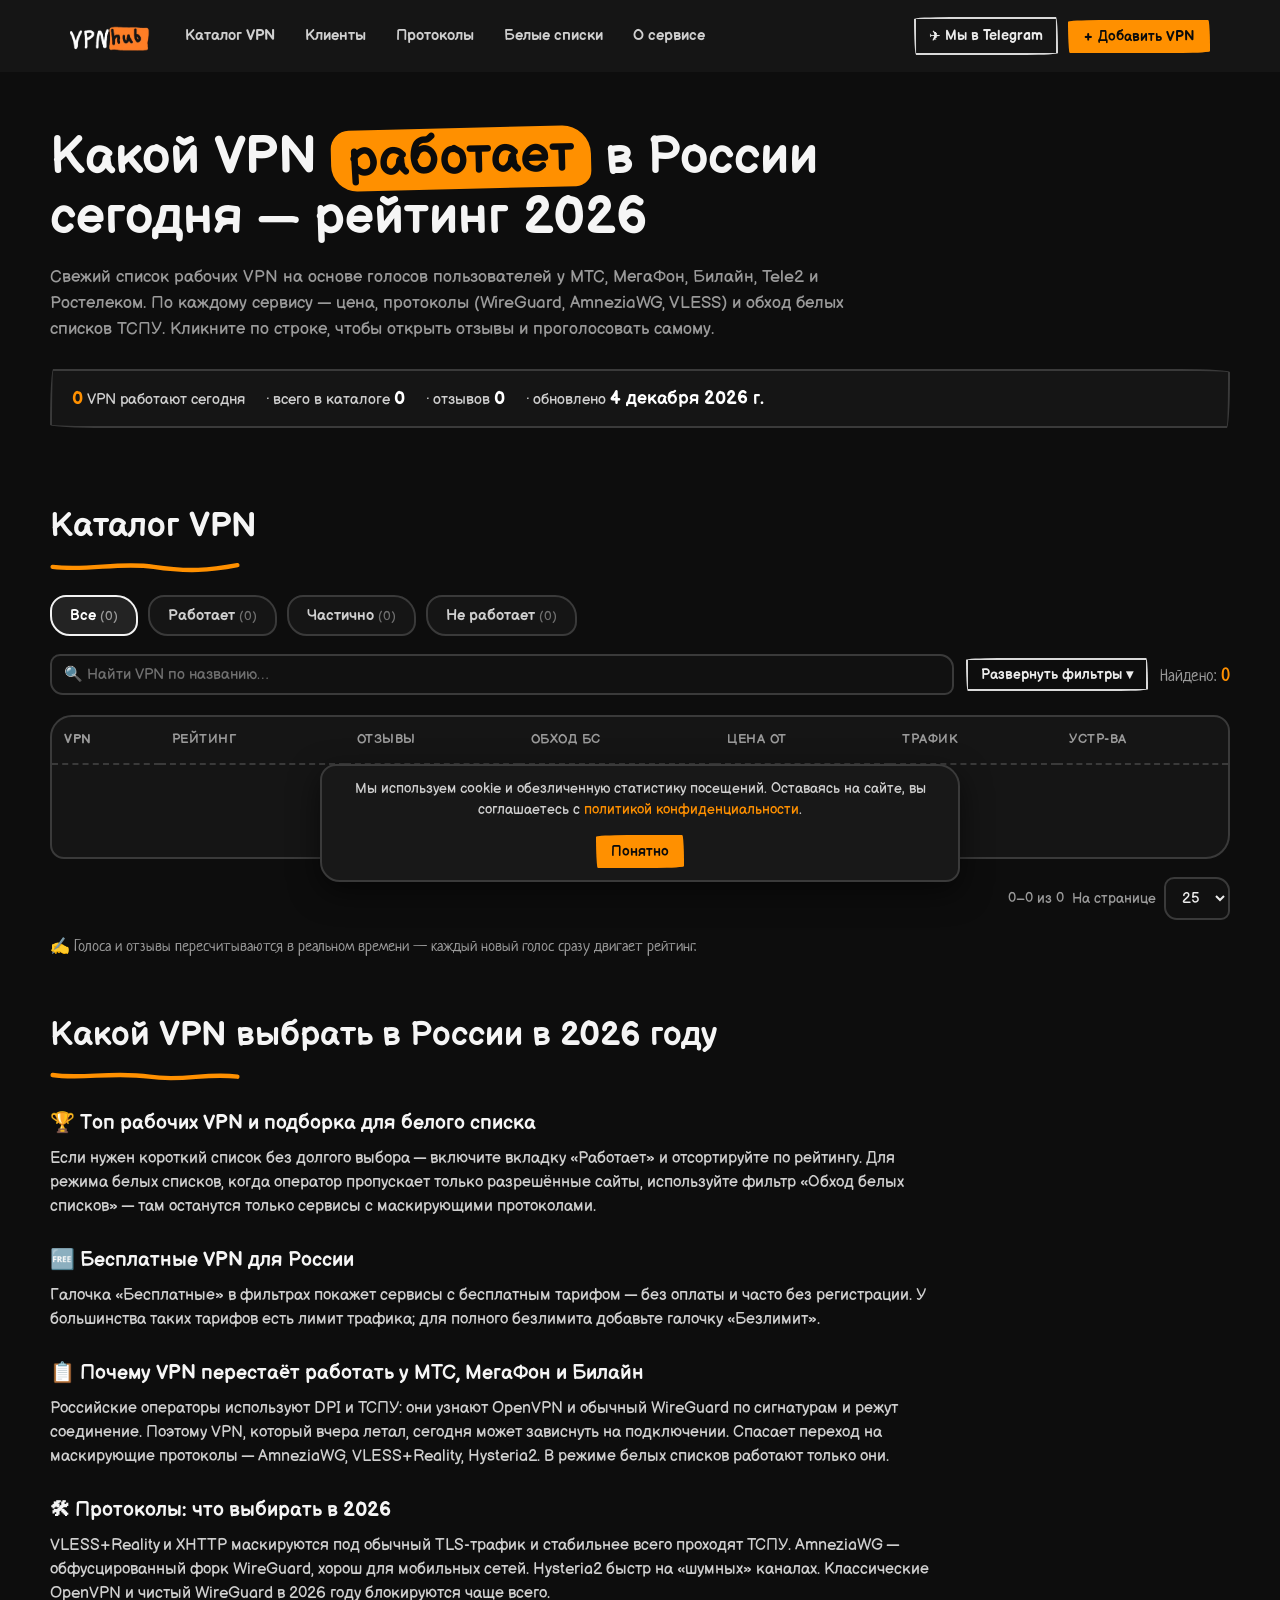
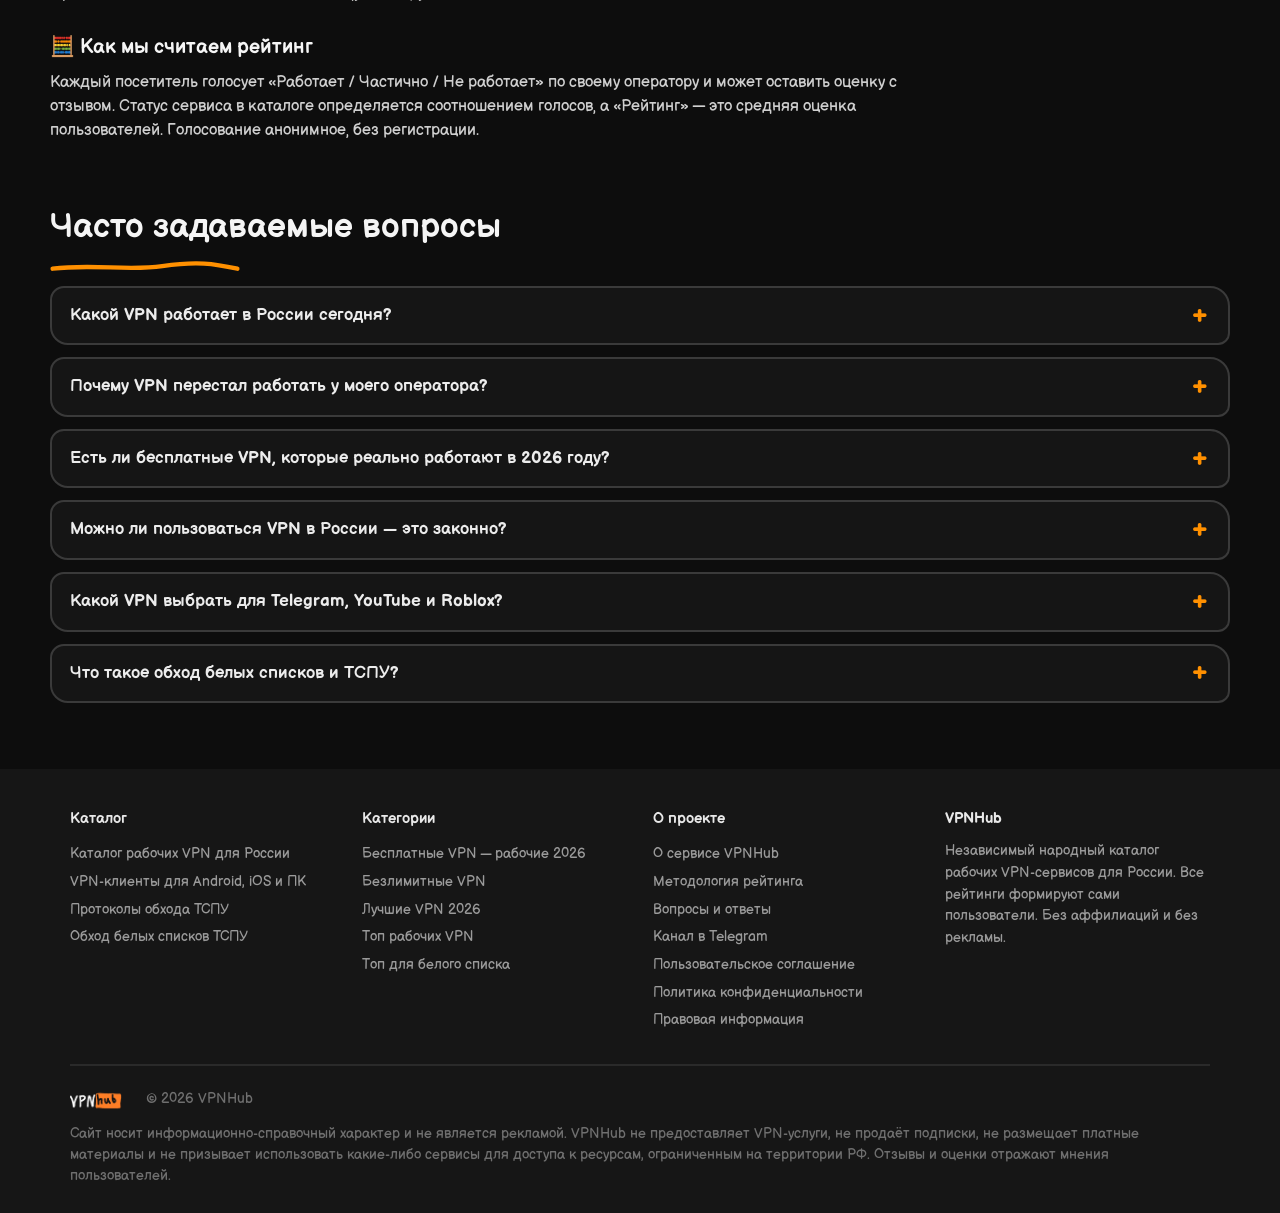
<file: index.html>
<!DOCTYPE html>
<html lang="ru">
<head>
<meta charset="UTF-8">
<meta name="viewport" content="width=device-width, initial-scale=1">
<title>Какой VPN работает в России сегодня — рейтинг 2026 | VPNHub</title>
<meta name="description" content="VPNHub — народный каталог рабочих VPN для России 2026. Голоса пользователей у МТС, МегаФон, Билайн, Tele2. Цены, протоколы, обход белых списков.">
<link rel="canonical" href="https://vpnhub.up.railway.app/">
<meta property="og:type" content="website">
<meta property="og:title" content="Какой VPN работает в России сегодня — рейтинг 2026 | VPNHub">
<meta property="og:description" content="Народный каталог VPN для России: голоса пользователей, цены, протоколы, обход белых списков.">
<meta property="og:url" content="https://vpnhub.up.railway.app/">
<meta property="og:image" content="https://vpnhub.up.railway.app/img/logo.png">
<link rel="icon" type="image/png" href="img/favicon.png">
<link rel="preconnect" href="https://fonts.googleapis.com">
<link rel="preconnect" href="https://fonts.gstatic.com" crossorigin>
<link href="https://fonts.googleapis.com/css2?family=Balsamiq+Sans:ital,wght@0,400;0,700;1,400&family=Neucha&display=swap" rel="stylesheet">
<link rel="stylesheet" href="css/style.css">
</head>
<body>

<header class="top">
  <div class="wrap top-in">
    <a class="logo" href="#" data-page="main" aria-label="VPNHub — на главную"><img src="img/logo.png" alt="VPNHub"></a>
    <nav class="main" aria-label="Основное меню">
      <a href="#catalog">Каталог VPN</a>
      <a href="#" data-stub="Клиенты">Клиенты</a>
      <a href="#protocols">Протоколы</a>
      <a href="#whitelist">Белые списки</a>
      <a href="#" data-page="about">О сервисе</a>
    </nav>
    <div class="top-act">
      <a class="btn small tg" href="https://t.me/VPNhubchenko" target="_blank" rel="noopener">✈ Мы в Telegram</a>
      <button class="btn small prime" id="addBtn">+ Добавить VPN</button>
      <button class="burger" id="burger" aria-label="Меню">☰</button>
    </div>
  </div>
  <nav class="mnav" id="mnav" aria-label="Мобильное меню">
    <a href="#catalog">Каталог VPN</a>
    <a href="#" data-stub="Клиенты">Клиенты</a>
    <a href="#protocols">Протоколы</a>
    <a href="#whitelist">Белые списки</a>
    <a href="#" data-page="about">О сервисе</a>
    <a href="https://t.me/VPNhubchenko" target="_blank" rel="noopener">✈ Мы в Telegram</a>
  </nav>
</header>

<main>
<div id="pageMain">
  <section class="hero wrap">
    <h1>Какой VPN <span class="hub">работает</span> в России сегодня — рейтинг 2026</h1>
    <p class="sub">Свежий список рабочих VPN на основе голосов пользователей у МТС, МегаФон, Билайн, Tele2 и Ростелеком. По каждому сервису — цена, протоколы (WireGuard, AmneziaWG, VLESS) и обход белых списков ТСПУ. Кликните по строке, чтобы открыть отзывы и проголосовать самому.</p>
    <div class="statsbar">
      <span><b id="stWork">0</b> VPN работают сегодня</span>
      <span>· всего в каталоге <b id="stTotal">0</b></span>
      <span>· отзывов <b id="stRev">0</b></span>
      <span>· обновлено <b id="stDate"></b></span>
    </div>
  </section>

  <section class="catalog wrap" id="catalog">
    <h2 class="sec">Каталог VPN</h2>
    <svg class="squig" viewBox="0 0 220 14" aria-hidden="true"><path d="M3 8 C 45 13, 80 2, 120 8 S 185 12, 217 6"/></svg>

    <div class="tabs" role="tablist">
      <button class="tab on" data-st="all">Все <small id="cAll"></small></button>
      <button class="tab" data-st="ok">Работает <small id="cOk"></small></button>
      <button class="tab" data-st="mid">Частично <small id="cMid"></small></button>
      <button class="tab" data-st="no">Не работает <small id="cNo"></small></button>
    </div>

    <div class="toolbar">
      <input type="search" id="q" placeholder="🔍 Найти VPN по названию…" aria-label="Поиск по названию">
      <button class="btn small" id="btnFilters">Развернуть фильтры ▾</button>
      <span class="found">Найдено: <b id="found" style="color:var(--org)">0</b></span>
    </div>

    <div class="filters" id="filters">
      <div class="fgrid">
        <div class="fitem">
          <label for="fPrice">Цена — <span id="fPriceLbl">любая</span></label>
          <input type="range" id="fPrice" min="0" max="850" step="50" value="850">
        </div>
        <div class="fitem">
          <label for="fProto">Протоколы</label>
          <select id="fProto">
            <option value="any">Любые</option>
            <option>VLESS</option><option>Reality</option><option>AmneziaWG</option>
            <option>WireGuard</option><option>OpenVPN</option><option>Hysteria2</option>
            <option>Shadowsocks</option><option>XHTTP</option>
          </select>
        </div>
        <div class="fitem">
          <label for="fWl">Обход белых списков</label>
          <select id="fWl">
            <option value="any">Любой</option>
            <option value="ok">Работает</option>
            <option value="mid">Частично</option>
            <option value="no">Не работает</option>
          </select>
        </div>
        <div class="fitem">
          <label for="fRate">Рейтинг</label>
          <select id="fRate">
            <option value="0">Любой</option>
            <option value="4">4.0+</option>
            <option value="4.5">4.5+</option>
            <option value="4.8">4.8+</option>
          </select>
        </div>
      </div>
      <div class="fchecks">
        <label><input type="checkbox" id="fFree"> Бесплатные</label>
        <label><input type="checkbox" id="fUnl"> Безлимит</label>
        <label><input type="checkbox" id="fTrial"> Пробный период</label>
      </div>
      <button class="btn small ghost freset" id="btnReset">✕ Сбросить фильтры</button>
    </div>

    <div class="twrap">
      <table aria-label="Рейтинг VPN">
        <thead>
          <tr>
            <th data-sort="n">VPN</th>
            <th data-sort="r">Рейтинг</th>
            <th data-sort="rv">Отзывы</th>
            <th>Обход БС</th>
            <th data-sort="pr">Цена от</th>
            <th>Трафик</th>
            <th>Устр-ва</th>
          </tr>
        </thead>
        <tbody id="rows"></tbody>
      </table>
    </div>

    <div class="cards" id="cards"></div>

    <div class="pagerow">
      <div class="pag" id="pag"></div>
      <div class="pp">
        <span id="pgInfo"></span>
        <label for="perPage">На странице</label>
        <select id="perPage" style="width:auto">
          <option>10</option><option selected>25</option><option>50</option>
        </select>
      </div>
    </div>
    <p class="livehint">✍ Голоса и отзывы пересчитываются в реальном времени — каждый новый голос сразу двигает рейтинг.</p>
  </section>

  <section class="seo wrap">
    <h2 class="sec">Какой VPN выбрать в России в 2026 году</h2>
    <svg class="squig" viewBox="0 0 220 14" aria-hidden="true"><path d="M3 7 C 35 12, 75 3, 115 9 S 180 4, 217 9"/></svg>

    <div class="blk">
      <h3>🏆 Топ рабочих VPN и подборка для белого списка</h3>
      <p>Если нужен короткий список без долгого выбора — включите вкладку «Работает» и отсортируйте по рейтингу. Для режима белых списков, когда оператор пропускает только разрешённые сайты, используйте фильтр «Обход белых списков» — там останутся только сервисы с маскирующими протоколами.</p>
    </div>
    <div class="blk">
      <h3>🆓 Бесплатные VPN для России</h3>
      <p>Галочка «Бесплатные» в фильтрах покажет сервисы с бесплатным тарифом — без оплаты и часто без регистрации. У большинства таких тарифов есть лимит трафика; для полного безлимита добавьте галочку «Безлимит».</p>
    </div>
    <div class="blk" id="whitelist">
      <h3>📋 Почему VPN перестаёт работать у МТС, МегаФон и Билайн</h3>
      <p>Российские операторы используют DPI и ТСПУ: они узнают OpenVPN и обычный WireGuard по сигнатурам и режут соединение. Поэтому VPN, который вчера летал, сегодня может зависнуть на подключении. Спасает переход на маскирующие протоколы — AmneziaWG, VLESS+Reality, Hysteria2. В режиме белых списков работают только они.</p>
    </div>
    <div class="blk" id="protocols">
      <h3>🛠 Протоколы: что выбирать в 2026</h3>
      <p>VLESS+Reality и XHTTP маскируются под обычный TLS-трафик и стабильнее всего проходят ТСПУ. AmneziaWG — обфусцированный форк WireGuard, хорош для мобильных сетей. Hysteria2 быстр на «шумных» каналах. Классические OpenVPN и чистый WireGuard в 2026 году блокируются чаще всего.</p>
    </div>
    <div class="blk">
      <h3>🧮 Как мы считаем рейтинг</h3>
      <p>Каждый посетитель голосует «Работает / Частично / Не работает» по своему оператору и может оставить оценку с отзывом. Статус сервиса в каталоге определяется соотношением голосов, а «Рейтинг» — это средняя оценка пользователей. Голосование анонимное, без регистрации.</p>
    </div>
  </section>

  <section class="faq wrap" id="faq">
    <h2 class="sec">Часто задаваемые вопросы</h2>
    <svg class="squig" viewBox="0 0 220 14" aria-hidden="true"><path d="M3 9 C 50 3, 90 12, 130 6 S 190 3, 217 9"/></svg>

    <details><summary>Какой VPN работает в России сегодня?</summary><div class="ans">Список обновляется в реальном времени по голосам пользователей у МТС, МегаФон, Билайн, Tele2 и Ростелеком. Стабильнее всего сейчас проходят протоколы AmneziaWG, VLESS+Reality и Hysteria2 — они маскируются под обычный TLS-трафик и не режутся ТСПУ.</div></details>
    <details><summary>Почему VPN перестал работать у моего оператора?</summary><div class="ans">Операторы блокируют OpenVPN и обычный WireGuard по сигнатурам через DPI и ТСПУ. Помогает смена протокола на маскирующий — AmneziaWG или VLESS+Reality. Если VPN работал и перестал — сначала попробуйте другой протокол в том же сервисе.</div></details>
    <details><summary>Есть ли бесплатные VPN, которые реально работают в 2026 году?</summary><div class="ans">Да. Включите фильтр «Бесплатные» — увидите сервисы с бесплатным тарифом и статусом «Работает». У многих есть лимит трафика; для безлимита добавьте фильтр «Безлимит».</div></details>
    <details><summary>Можно ли пользоваться VPN в России — это законно?</summary><div class="ans">Сам факт использования VPN частными лицами не запрещён — наказания за подключение к VPN нет. При этом с 1 сентября 2025 года запрещена реклама VPN и других средств обхода блокировок, а за умышленный поиск заведомо экстремистских материалов (в том числе через VPN) предусмотрен штраф 3–5 тыс. ₽. У VPN остаётся много легальных задач: шифрование трафика, защита данных в публичных Wi-Fi, удалённый доступ к рабочим ресурсам. Подробнее — на странице <a href="legal.html">«Правовая информация»</a>.</div></details>
    <details><summary>Какой VPN выбрать для Telegram, YouTube и Roblox?</summary><div class="ans">Для Telegram важен низкий пинг — подойдёт VLESS+Reality или AmneziaWG. Для YouTube — высокий битрейт и близкие серверы (Финляндия, Латвия, Армения). Для Roblox — стабильный UDP, лучше WireGuard-варианты. И всегда выбирайте сервис со статусом «Работает» у вашего оператора.</div></details>
    <details><summary>Что такое обход белых списков и ТСПУ?</summary><div class="ans">Белые списки — режим, при котором оператор пропускает только разрешённые ресурсы через ТСПУ. Обычные VPN в нём молчат. Обход возможен на маскирующих протоколах: AmneziaWG, VLESS+Reality, XHTTP, Hysteria2. В каталоге для этого есть отдельный фильтр «Обход БС».</div></details>
  </section>
</div>

<div id="pageAbout" hidden>
  <section class="about wrap">
    <div class="aback"><button class="btn small ghost" data-page="main">← Вернуться в каталог</button></div>
    <h2 class="sec">Независимый народный каталог</h2>
    <svg class="squig" viewBox="0 0 220 14" aria-hidden="true"><path d="M3 9 C 40 2, 70 13, 110 7 S 180 2, 217 8"/></svg>
    <p class="mut" style="margin-top:14px;max-width:840px">Мы не берём деньги с VPN-сервисов и не крутим рекламу. В рейтинге нет «купленных» первых мест: позиция зависит только от того, как VPN работает у живых людей — и пересчитывается в момент, когда кто-то голосует.</p>
    <div class="feat3">
      <div class="feat"><div class="ic">🆓</div><h3>Бесплатно и без рекламы</h3><p>Каталог, голосование и отзывы — без регистрации и без единого баннера.</p></div>
      <div class="feat"><div class="ic">🗳️</div><h3>Голос каждого пользователя</h3><p>Любой может сообщить, как VPN работает у его оператора. Анонимно — ни регистрации, ни имени.</p></div>
      <div class="feat"><div class="ic">➕</div><h3>Открыт для новых VPN</h3><p>Не нашли свой сервис? Жмите «Добавить VPN» в шапке — после короткой проверки он появится в каталоге.</p></div>
    </div>
    <p class="mut" style="margin-top:26px;max-width:840px">VPNHub делают такие же пользователи, как вы. Знаете сервис, которого нет в каталоге, — жмите «Добавить VPN» в шапке.</p>
  </section>
</div>
</main>

<footer>
  <div class="wrap">
    <div class="fcols">
      <div>
        <h4>Каталог</h4>
        <a href="#catalog">Каталог рабочих VPN для России</a>
        <a href="#" data-stub="VPN-клиенты">VPN-клиенты для Android, iOS и ПК</a>
        <a href="#protocols">Протоколы обхода ТСПУ</a>
        <a href="#whitelist">Обход белых списков ТСПУ</a>
      </div>
      <div>
        <h4>Категории</h4>
        <a href="#catalog">Бесплатные VPN — рабочие 2026</a>
        <a href="#catalog">Безлимитные VPN</a>
        <a href="#catalog">Лучшие VPN 2026</a>
        <a href="#catalog">Топ рабочих VPN</a>
        <a href="#whitelist">Топ для белого списка</a>
      </div>
      <div>
        <h4>О проекте</h4>
        <a href="#" data-page="about">О сервисе VPNHub</a>
        <a href="#" data-stub="Методология">Методология рейтинга</a>
        <a href="#faq">Вопросы и ответы</a>
        <a href="https://t.me/VPNhubchenko" target="_blank" rel="noopener">Канал в Telegram</a>
        <a href="terms.html">Пользовательское соглашение</a>
        <a href="privacy.html">Политика конфиденциальности</a>
        <a href="legal.html">Правовая информация</a>
      </div>
      <div>
        <h4>VPNHub</h4>
        <p class="mut" style="font-size:14px">Независимый народный каталог рабочих VPN-сервисов для России. Все рейтинги формируют сами пользователи. Без аффилиаций и без рекламы.</p>
      </div>
    </div>
    <div class="fbot">
      <img src="img/logo.png" alt="VPNHub">
      <span>© 2026 VPNHub</span>
      <span>Сайт носит информационно-справочный характер и не является рекламой. VPNHub не предоставляет VPN-услуги, не продаёт подписки, не размещает платные материалы и не призывает использовать какие-либо сервисы для доступа к ресурсам, ограниченным на территории РФ. Отзывы и оценки отражают мнения пользователей.</span>
    </div>
  </div>
</footer>

<!-- модалка сервиса -->
<div class="ovl" id="ovl" role="dialog" aria-modal="true">
  <div class="modal" id="mBox"></div>
</div>

<!-- модалка добавления -->
<div class="ovl" id="addOvl" role="dialog" aria-modal="true">
  <div class="modal">
    <button class="mclose" data-close aria-label="Закрыть">✕</button>
    <h3 style="font-size:24px">Добавить <span class="hub">VPN</span> в каталог</h3>
    <p class="mut" style="margin-top:8px;font-size:14.5px">Заполните заявку — после короткой проверки сервис появится в каталоге. Это бесплатно.</p>
    <form class="aform" id="addForm">
      <div><label for="aName">Название сервиса *</label><input id="aName" required placeholder="Например: TrubaVPN"></div>
      <div><label for="aLink">Сайт или Telegram-бот *</label><input id="aLink" required placeholder="https://… или @бот"></div>
      <div><label for="aPrice">Цена от, ₽/мес</label><input id="aPrice" type="number" min="0" placeholder="0 = бесплатный тариф"></div>
      <div><label for="aProt">Протоколы</label><input id="aProt" placeholder="VLESS, Reality, AmneziaWG…"></div>
      <div><label for="aTxt">Комментарий</label><textarea id="aTxt" rows="3" placeholder="Что важно знать модератору"></textarea></div>
      <button class="btn prime" type="submit">🚀 Отправить на модерацию</button>
    </form>
  </div>
</div>

<div id="cookies" class="cookiebar" hidden>
  <span>Мы используем cookie и обезличенную статистику посещений. Оставаясь на сайте, вы соглашаетесь с <a href="privacy.html">политикой конфиденциальности</a>.</span>
  <button class="btn small prime" id="cookieOk" type="button">Понятно</button>
</div>

<div id="toast" hidden></div>
<script src="js/app.js"></script>
</body>
</html>
</file>
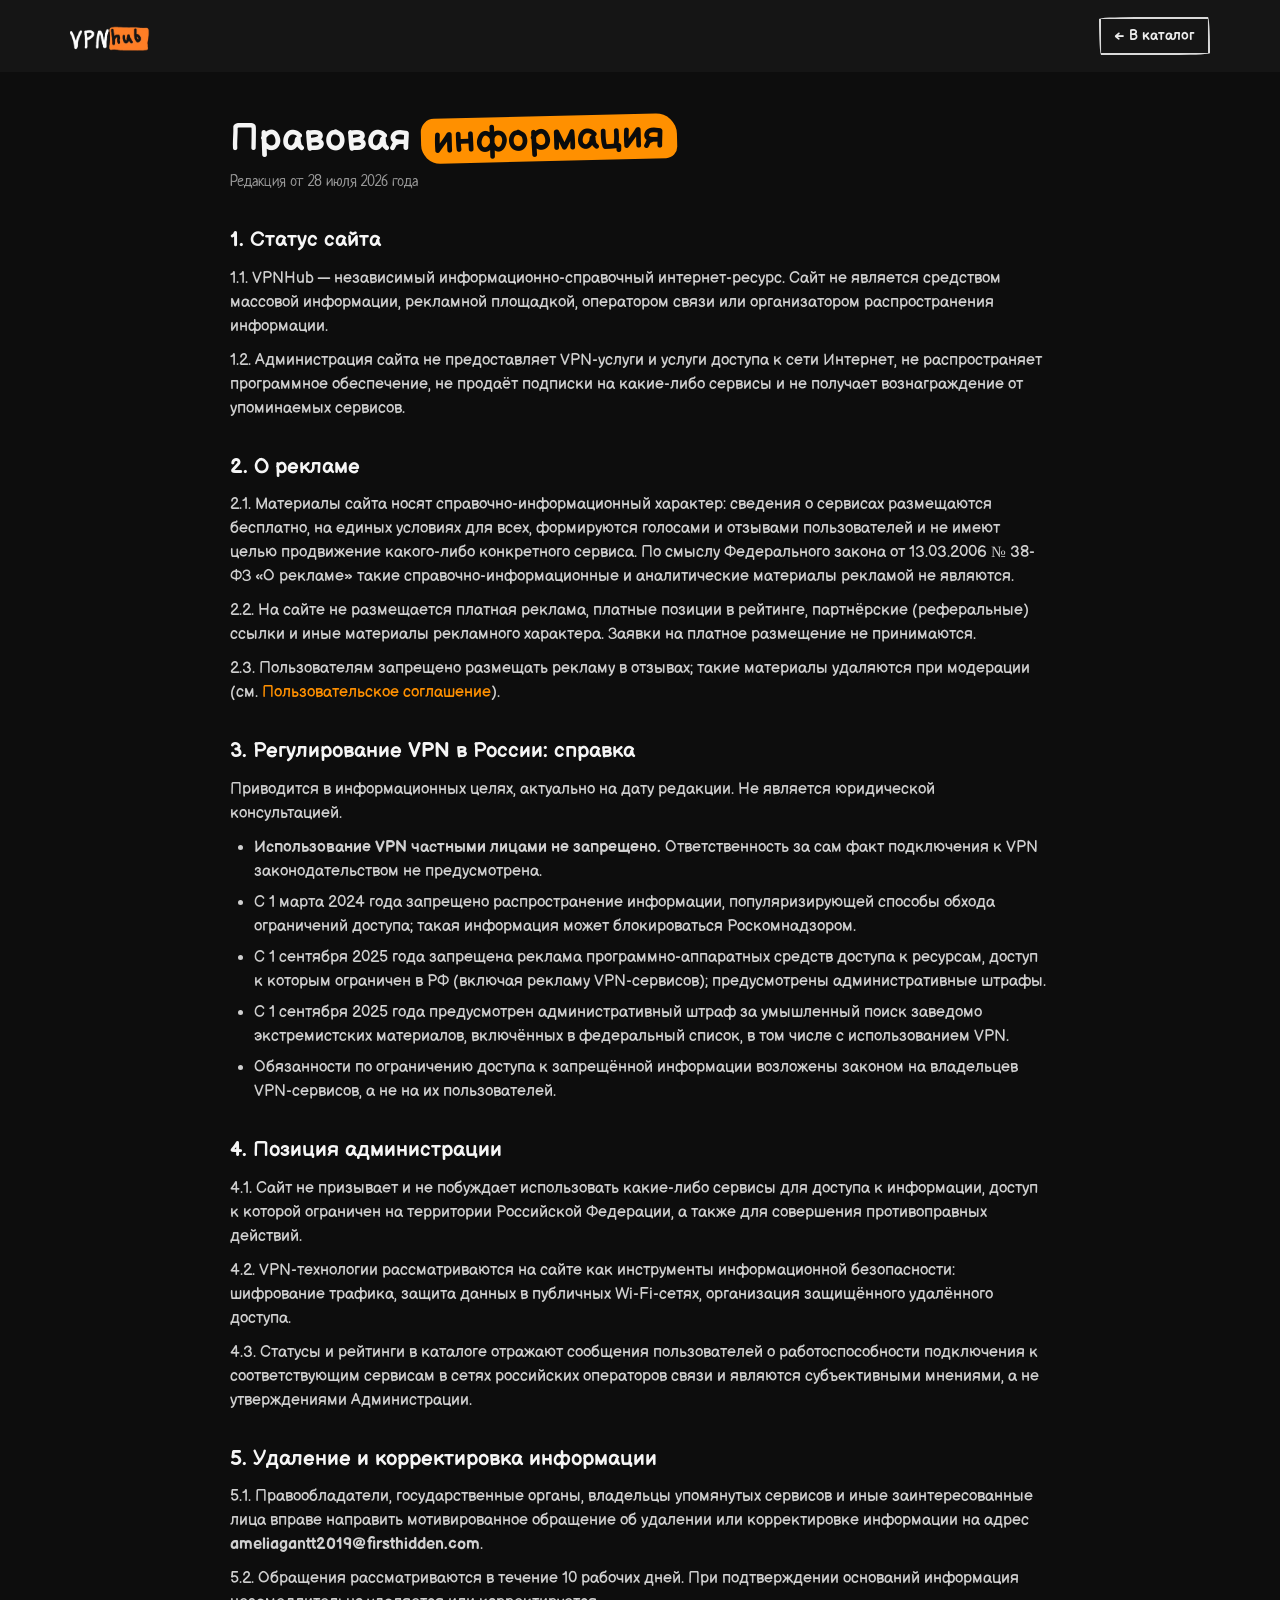
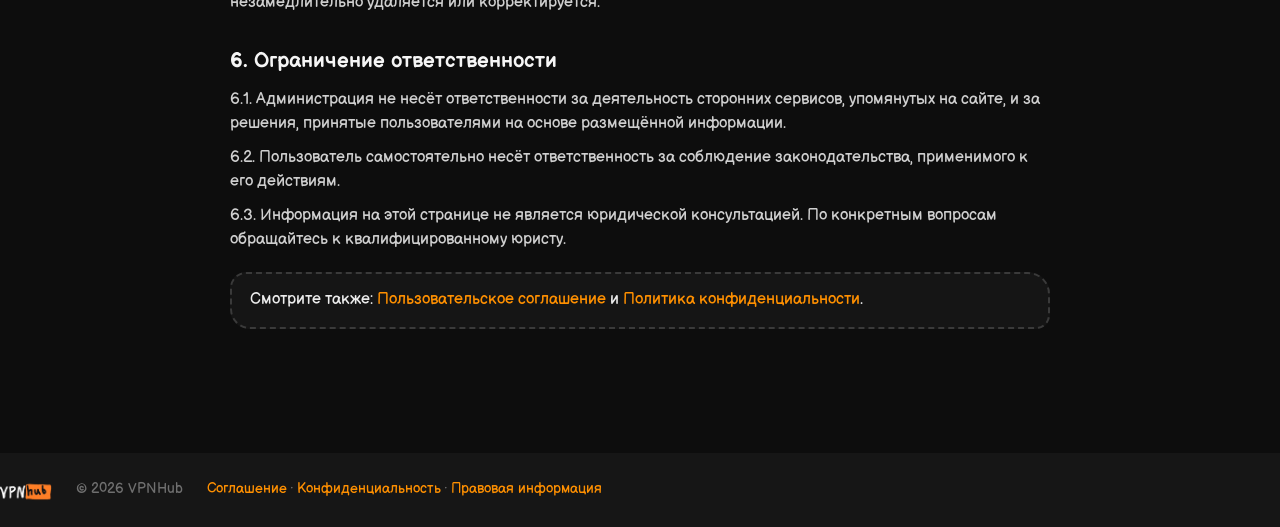
<file: legal.html>
<!DOCTYPE html>
<html lang="ru">
<head>
<meta charset="UTF-8">
<meta name="viewport" content="width=device-width, initial-scale=1">
<title>Правовая информация | VPNHub</title>
<meta name="description" content="Правовой статус сайта VPNHub и справка о регулировании VPN в России.">
<link rel="icon" type="image/png" href="img/favicon.png">
<link rel="preconnect" href="https://fonts.googleapis.com">
<link rel="preconnect" href="https://fonts.gstatic.com" crossorigin>
<link href="https://fonts.googleapis.com/css2?family=Balsamiq+Sans:ital,wght@0,400;0,700;1,400&family=Neucha&display=swap" rel="stylesheet">
<link rel="stylesheet" href="css/style.css">
</head>
<body>

<header class="top">
  <div class="wrap top-in">
    <a class="logo" href="index.html" aria-label="VPNHub — на главную"><img src="img/logo.png" alt="VPNHub"></a>
    <div class="top-act" style="margin-left:auto">
      <a class="btn small" href="index.html">← В каталог</a>
    </div>
  </div>
</header>

<main class="docpage">
  <h1>Правовая <span class="hub">информация</span></h1>
  <p class="upd">Редакция от 28 июля 2026 года</p>

  <h2>1. Статус сайта</h2>
  <p>1.1. VPNHub — независимый информационно-справочный интернет-ресурс. Сайт не является средством массовой информации, рекламной площадкой, оператором связи или организатором распространения информации.</p>
  <p>1.2. Администрация сайта не предоставляет VPN-услуги и услуги доступа к сети Интернет, не распространяет программное обеспечение, не продаёт подписки на какие-либо сервисы и не получает вознаграждение от упоминаемых сервисов.</p>

  <h2>2. О рекламе</h2>
  <p>2.1. Материалы сайта носят справочно-информационный характер: сведения о сервисах размещаются бесплатно, на единых условиях для всех, формируются голосами и отзывами пользователей и не имеют целью продвижение какого-либо конкретного сервиса. По смыслу Федерального закона от 13.03.2006 № 38-ФЗ «О рекламе» такие справочно-информационные и аналитические материалы рекламой не являются.</p>
  <p>2.2. На сайте не размещается платная реклама, платные позиции в рейтинге, партнёрские (реферальные) ссылки и иные материалы рекламного характера. Заявки на платное размещение не принимаются.</p>
  <p>2.3. Пользователям запрещено размещать рекламу в отзывах; такие материалы удаляются при модерации (см. <a href="terms.html">Пользовательское соглашение</a>).</p>

  <h2>3. Регулирование VPN в России: справка</h2>
  <p>Приводится в информационных целях, актуально на дату редакции. Не является юридической консультацией.</p>
  <ul>
    <li><b>Использование VPN частными лицами не запрещено.</b> Ответственность за сам факт подключения к VPN законодательством не предусмотрена.</li>
    <li>С 1 марта 2024 года запрещено распространение информации, популяризирующей способы обхода ограничений доступа; такая информация может блокироваться Роскомнадзором.</li>
    <li>С 1 сентября 2025 года запрещена реклама программно-аппаратных средств доступа к ресурсам, доступ к которым ограничен в РФ (включая рекламу VPN-сервисов); предусмотрены административные штрафы.</li>
    <li>С 1 сентября 2025 года предусмотрен административный штраф за умышленный поиск заведомо экстремистских материалов, включённых в федеральный список, в том числе с использованием VPN.</li>
    <li>Обязанности по ограничению доступа к запрещённой информации возложены законом на владельцев VPN-сервисов, а не на их пользователей.</li>
  </ul>

  <h2>4. Позиция администрации</h2>
  <p>4.1. Сайт не призывает и не побуждает использовать какие-либо сервисы для доступа к информации, доступ к которой ограничен на территории Российской Федерации, а также для совершения противоправных действий.</p>
  <p>4.2. VPN-технологии рассматриваются на сайте как инструменты информационной безопасности: шифрование трафика, защита данных в публичных Wi-Fi-сетях, организация защищённого удалённого доступа.</p>
  <p>4.3. Статусы и рейтинги в каталоге отражают сообщения пользователей о работоспособности подключения к соответствующим сервисам в сетях российских операторов связи и являются субъективными мнениями, а не утверждениями Администрации.</p>

  <h2>5. Удаление и корректировка информации</h2>
  <p>5.1. Правообладатели, государственные органы, владельцы упомянутых сервисов и иные заинтересованные лица вправе направить мотивированное обращение об удалении или корректировке информации на адрес <b>ameliagantt2019@firsthidden.com</b>.</p>
  <p>5.2. Обращения рассматриваются в течение 10 рабочих дней. При подтверждении оснований информация незамедлительно удаляется или корректируется.</p>

  <h2>6. Ограничение ответственности</h2>
  <p>6.1. Администрация не несёт ответственности за деятельность сторонних сервисов, упомянутых на сайте, и за решения, принятые пользователями на основе размещённой информации.</p>
  <p>6.2. Пользователь самостоятельно несёт ответственность за соблюдение законодательства, применимого к его действиям.</p>
  <p>6.3. Информация на этой странице не является юридической консультацией. По конкретным вопросам обращайтесь к квалифицированному юристу.</p>

  <div class="note">Смотрите также: <a href="terms.html">Пользовательское соглашение</a> и <a href="privacy.html">Политика конфиденциальности</a>.</div>
</main>

<footer class="docfoot">
  <div class="wrap fbot">
    <img src="img/logo.png" alt="VPNHub">
    <span>© 2026 VPNHub</span>
    <span><a href="terms.html">Соглашение</a> · <a href="privacy.html">Конфиденциальность</a> · <a href="legal.html">Правовая информация</a></span>
  </div>
</footer>

</body>
</html>
</file>
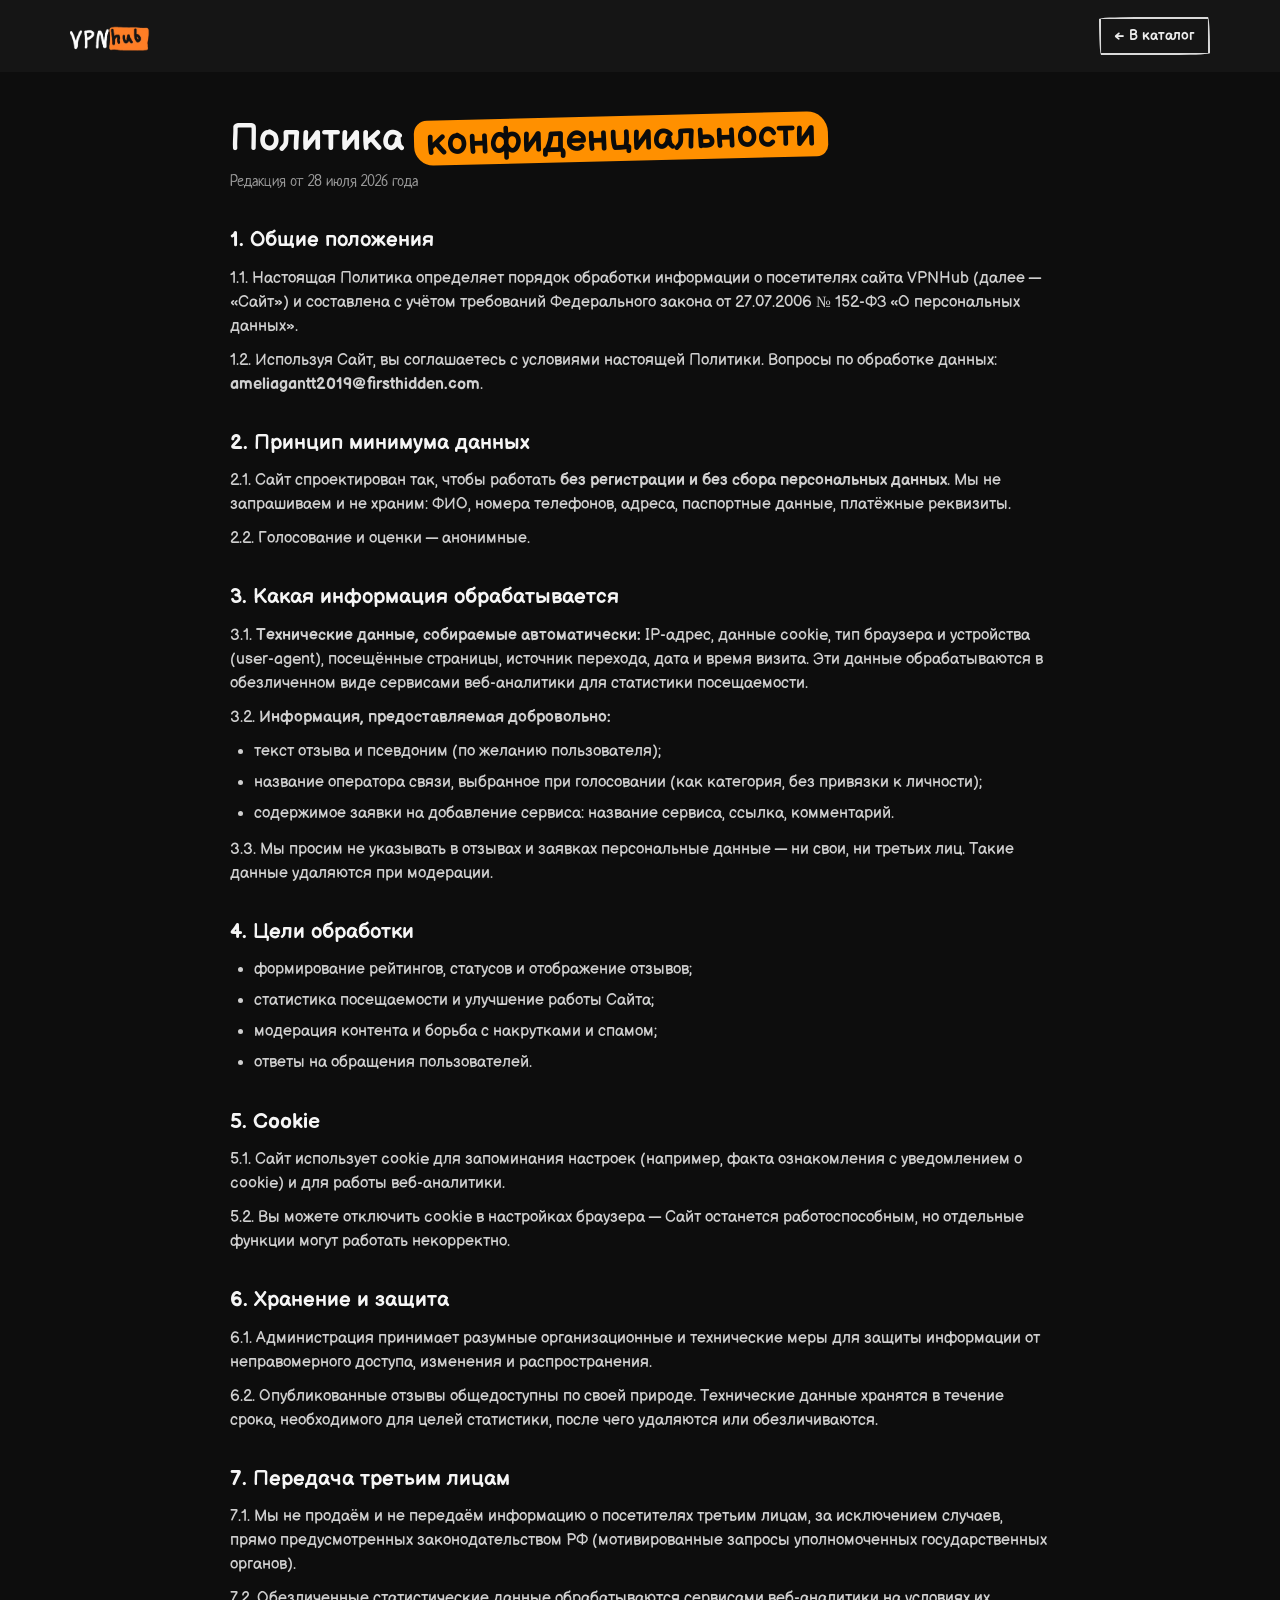
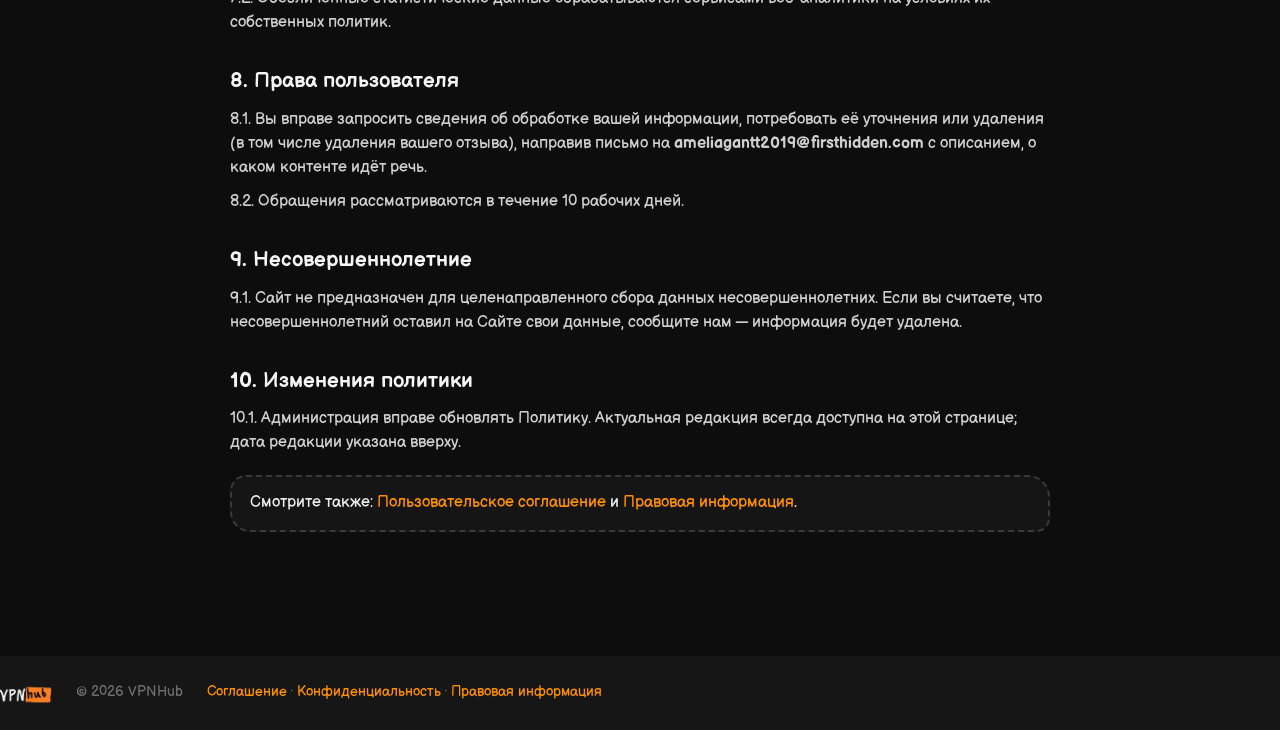
<file: privacy.html>
<!DOCTYPE html>
<html lang="ru">
<head>
<meta charset="UTF-8">
<meta name="viewport" content="width=device-width, initial-scale=1">
<title>Политика конфиденциальности | VPNHub</title>
<meta name="description" content="Политика конфиденциальности сайта VPNHub: какие данные обрабатываются и зачем.">
<link rel="icon" type="image/png" href="img/favicon.png">
<link rel="preconnect" href="https://fonts.googleapis.com">
<link rel="preconnect" href="https://fonts.gstatic.com" crossorigin>
<link href="https://fonts.googleapis.com/css2?family=Balsamiq+Sans:ital,wght@0,400;0,700;1,400&family=Neucha&display=swap" rel="stylesheet">
<link rel="stylesheet" href="css/style.css">
</head>
<body>

<header class="top">
  <div class="wrap top-in">
    <a class="logo" href="index.html" aria-label="VPNHub — на главную"><img src="img/logo.png" alt="VPNHub"></a>
    <div class="top-act" style="margin-left:auto">
      <a class="btn small" href="index.html">← В каталог</a>
    </div>
  </div>
</header>

<main class="docpage">
  <h1>Политика <span class="hub">конфиденциальности</span></h1>
  <p class="upd">Редакция от 28 июля 2026 года</p>

  <h2>1. Общие положения</h2>
  <p>1.1. Настоящая Политика определяет порядок обработки информации о посетителях сайта VPNHub (далее — «Сайт») и составлена с учётом требований Федерального закона от 27.07.2006 № 152-ФЗ «О персональных данных».</p>
  <p>1.2. Используя Сайт, вы соглашаетесь с условиями настоящей Политики. Вопросы по обработке данных: <b>ameliagantt2019@firsthidden.com</b>.</p>

  <h2>2. Принцип минимума данных</h2>
  <p>2.1. Сайт спроектирован так, чтобы работать <b>без регистрации и без сбора персональных данных</b>. Мы не запрашиваем и не храним: ФИО, номера телефонов, адреса, паспортные данные, платёжные реквизиты.</p>
  <p>2.2. Голосование и оценки — анонимные.</p>

  <h2>3. Какая информация обрабатывается</h2>
  <p>3.1. <b>Технические данные, собираемые автоматически:</b> IP-адрес, данные cookie, тип браузера и устройства (user-agent), посещённые страницы, источник перехода, дата и время визита. Эти данные обрабатываются в обезличенном виде сервисами веб-аналитики для статистики посещаемости.</p>
  <p>3.2. <b>Информация, предоставляемая добровольно:</b></p>
  <ul>
    <li>текст отзыва и псевдоним (по желанию пользователя);</li>
    <li>название оператора связи, выбранное при голосовании (как категория, без привязки к личности);</li>
    <li>содержимое заявки на добавление сервиса: название сервиса, ссылка, комментарий.</li>
  </ul>
  <p>3.3. Мы просим не указывать в отзывах и заявках персональные данные — ни свои, ни третьих лиц. Такие данные удаляются при модерации.</p>

  <h2>4. Цели обработки</h2>
  <ul>
    <li>формирование рейтингов, статусов и отображение отзывов;</li>
    <li>статистика посещаемости и улучшение работы Сайта;</li>
    <li>модерация контента и борьба с накрутками и спамом;</li>
    <li>ответы на обращения пользователей.</li>
  </ul>

  <h2>5. Cookie</h2>
  <p>5.1. Сайт использует cookie для запоминания настроек (например, факта ознакомления с уведомлением о cookie) и для работы веб-аналитики.</p>
  <p>5.2. Вы можете отключить cookie в настройках браузера — Сайт останется работоспособным, но отдельные функции могут работать некорректно.</p>

  <h2>6. Хранение и защита</h2>
  <p>6.1. Администрация принимает разумные организационные и технические меры для защиты информации от неправомерного доступа, изменения и распространения.</p>
  <p>6.2. Опубликованные отзывы общедоступны по своей природе. Технические данные хранятся в течение срока, необходимого для целей статистики, после чего удаляются или обезличиваются.</p>

  <h2>7. Передача третьим лицам</h2>
  <p>7.1. Мы не продаём и не передаём информацию о посетителях третьим лицам, за исключением случаев, прямо предусмотренных законодательством РФ (мотивированные запросы уполномоченных государственных органов).</p>
  <p>7.2. Обезличенные статистические данные обрабатываются сервисами веб-аналитики на условиях их собственных политик.</p>

  <h2>8. Права пользователя</h2>
  <p>8.1. Вы вправе запросить сведения об обработке вашей информации, потребовать её уточнения или удаления (в том числе удаления вашего отзыва), направив письмо на <b>ameliagantt2019@firsthidden.com</b> с описанием, о каком контенте идёт речь.</p>
  <p>8.2. Обращения рассматриваются в течение 10 рабочих дней.</p>

  <h2>9. Несовершеннолетние</h2>
  <p>9.1. Сайт не предназначен для целенаправленного сбора данных несовершеннолетних. Если вы считаете, что несовершеннолетний оставил на Сайте свои данные, сообщите нам — информация будет удалена.</p>

  <h2>10. Изменения политики</h2>
  <p>10.1. Администрация вправе обновлять Политику. Актуальная редакция всегда доступна на этой странице; дата редакции указана вверху.</p>

  <div class="note">Смотрите также: <a href="terms.html">Пользовательское соглашение</a> и <a href="legal.html">Правовая информация</a>.</div>
</main>

<footer class="docfoot">
  <div class="wrap fbot">
    <img src="img/logo.png" alt="VPNHub">
    <span>© 2026 VPNHub</span>
    <span><a href="terms.html">Соглашение</a> · <a href="privacy.html">Конфиденциальность</a> · <a href="legal.html">Правовая информация</a></span>
  </div>
</footer>

</body>
</html>
</file>
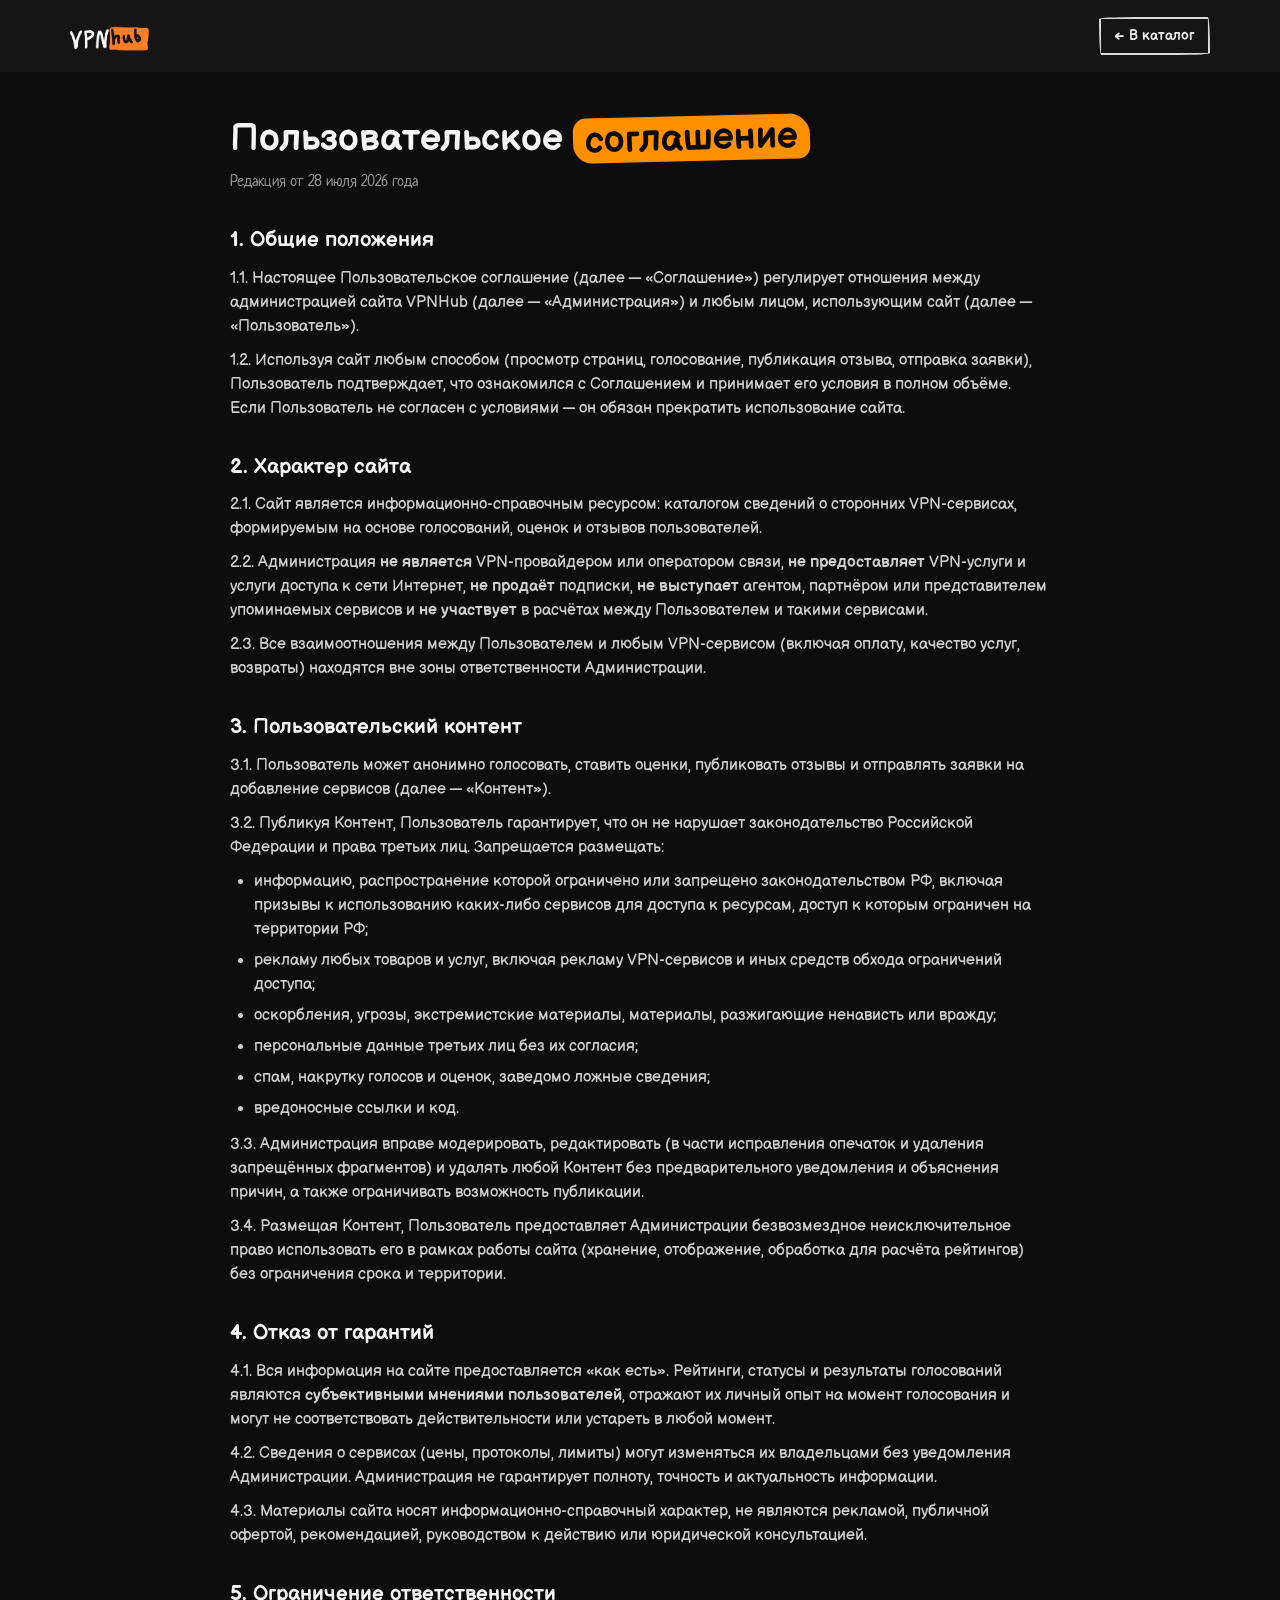
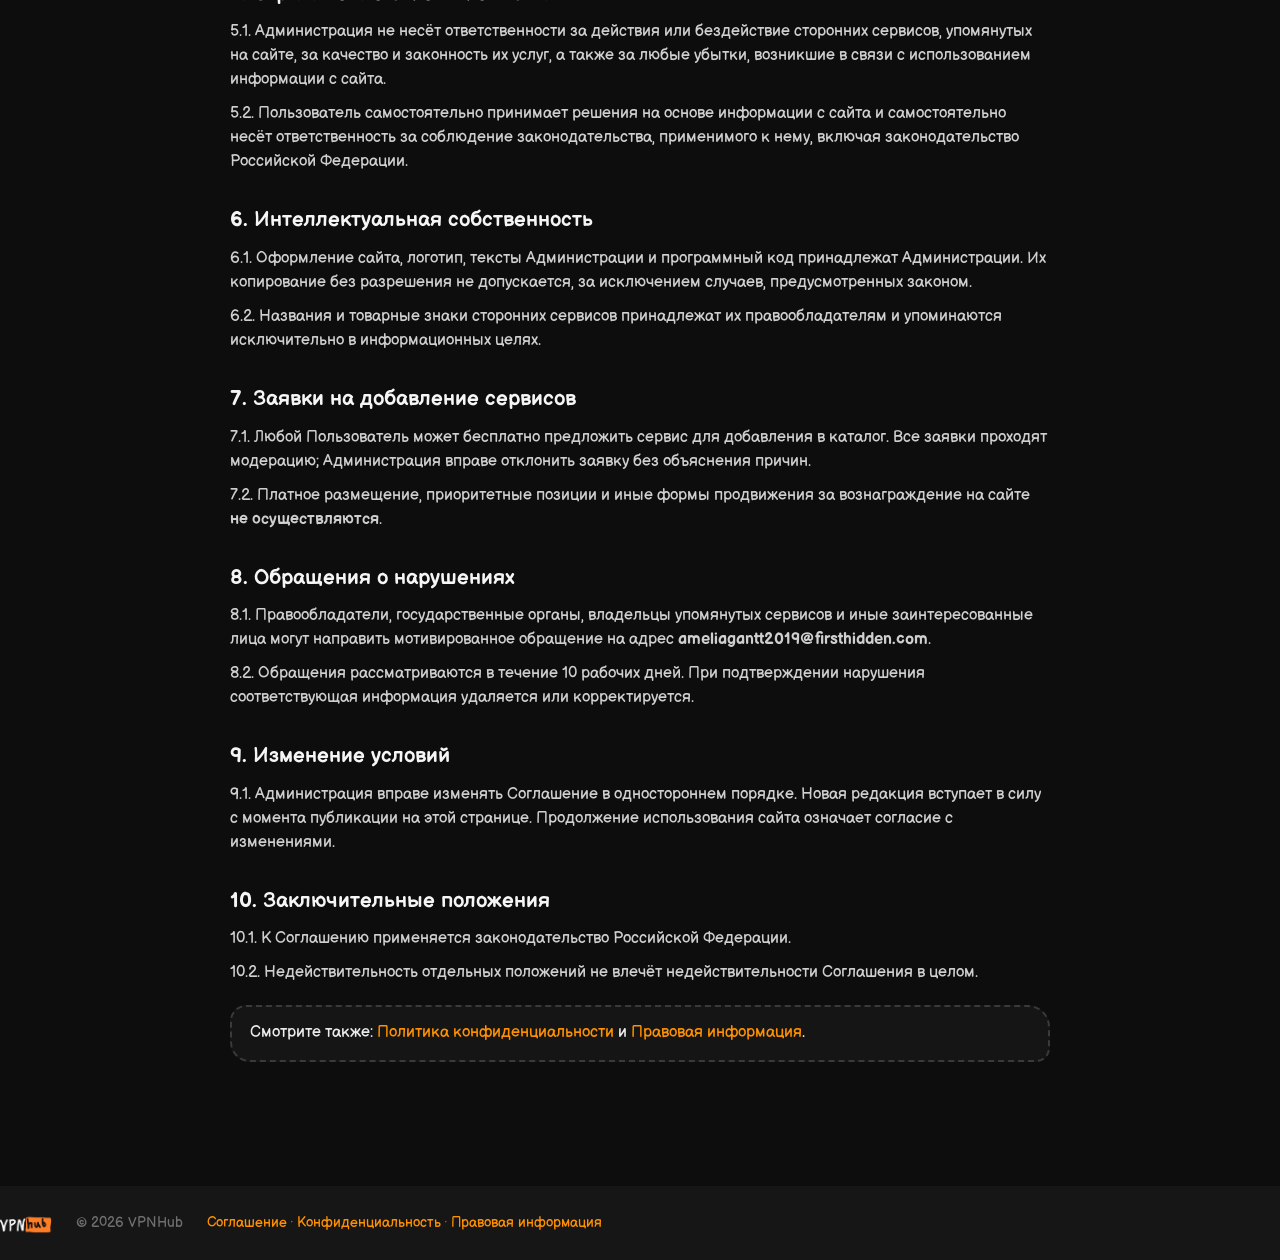
<file: terms.html>
<!DOCTYPE html>
<html lang="ru">
<head>
<meta charset="UTF-8">
<meta name="viewport" content="width=device-width, initial-scale=1">
<title>Пользовательское соглашение | VPNHub</title>
<meta name="description" content="Пользовательское соглашение информационного каталога VPNHub.">
<link rel="icon" type="image/png" href="img/favicon.png">
<link rel="preconnect" href="https://fonts.googleapis.com">
<link rel="preconnect" href="https://fonts.gstatic.com" crossorigin>
<link href="https://fonts.googleapis.com/css2?family=Balsamiq+Sans:ital,wght@0,400;0,700;1,400&family=Neucha&display=swap" rel="stylesheet">
<link rel="stylesheet" href="css/style.css">
</head>
<body>

<header class="top">
  <div class="wrap top-in">
    <a class="logo" href="index.html" aria-label="VPNHub — на главную"><img src="img/logo.png" alt="VPNHub"></a>
    <div class="top-act" style="margin-left:auto">
      <a class="btn small" href="index.html">← В каталог</a>
    </div>
  </div>
</header>

<main class="docpage">
  <h1>Пользовательское <span class="hub">соглашение</span></h1>
  <p class="upd">Редакция от 28 июля 2026 года</p>

  <h2>1. Общие положения</h2>
  <p>1.1. Настоящее Пользовательское соглашение (далее — «Соглашение») регулирует отношения между администрацией сайта VPNHub (далее — «Администрация») и любым лицом, использующим сайт (далее — «Пользователь»).</p>
  <p>1.2. Используя сайт любым способом (просмотр страниц, голосование, публикация отзыва, отправка заявки), Пользователь подтверждает, что ознакомился с Соглашением и принимает его условия в полном объёме. Если Пользователь не согласен с условиями — он обязан прекратить использование сайта.</p>

  <h2>2. Характер сайта</h2>
  <p>2.1. Сайт является информационно-справочным ресурсом: каталогом сведений о сторонних VPN-сервисах, формируемым на основе голосований, оценок и отзывов пользователей.</p>
  <p>2.2. Администрация <b>не является</b> VPN-провайдером или оператором связи, <b>не предоставляет</b> VPN-услуги и услуги доступа к сети Интернет, <b>не продаёт</b> подписки, <b>не выступает</b> агентом, партнёром или представителем упоминаемых сервисов и <b>не участвует</b> в расчётах между Пользователем и такими сервисами.</p>
  <p>2.3. Все взаимоотношения между Пользователем и любым VPN-сервисом (включая оплату, качество услуг, возвраты) находятся вне зоны ответственности Администрации.</p>

  <h2>3. Пользовательский контент</h2>
  <p>3.1. Пользователь может анонимно голосовать, ставить оценки, публиковать отзывы и отправлять заявки на добавление сервисов (далее — «Контент»).</p>
  <p>3.2. Публикуя Контент, Пользователь гарантирует, что он не нарушает законодательство Российской Федерации и права третьих лиц. Запрещается размещать:</p>
  <ul>
    <li>информацию, распространение которой ограничено или запрещено законодательством РФ, включая призывы к использованию каких-либо сервисов для доступа к ресурсам, доступ к которым ограничен на территории РФ;</li>
    <li>рекламу любых товаров и услуг, включая рекламу VPN-сервисов и иных средств обхода ограничений доступа;</li>
    <li>оскорбления, угрозы, экстремистские материалы, материалы, разжигающие ненависть или вражду;</li>
    <li>персональные данные третьих лиц без их согласия;</li>
    <li>спам, накрутку голосов и оценок, заведомо ложные сведения;</li>
    <li>вредоносные ссылки и код.</li>
  </ul>
  <p>3.3. Администрация вправе модерировать, редактировать (в части исправления опечаток и удаления запрещённых фрагментов) и удалять любой Контент без предварительного уведомления и объяснения причин, а также ограничивать возможность публикации.</p>
  <p>3.4. Размещая Контент, Пользователь предоставляет Администрации безвозмездное неисключительное право использовать его в рамках работы сайта (хранение, отображение, обработка для расчёта рейтингов) без ограничения срока и территории.</p>

  <h2>4. Отказ от гарантий</h2>
  <p>4.1. Вся информация на сайте предоставляется «как есть». Рейтинги, статусы и результаты голосований являются <b>субъективными мнениями пользователей</b>, отражают их личный опыт на момент голосования и могут не соответствовать действительности или устареть в любой момент.</p>
  <p>4.2. Сведения о сервисах (цены, протоколы, лимиты) могут изменяться их владельцами без уведомления Администрации. Администрация не гарантирует полноту, точность и актуальность информации.</p>
  <p>4.3. Материалы сайта носят информационно-справочный характер, не являются рекламой, публичной офертой, рекомендацией, руководством к действию или юридической консультацией.</p>

  <h2>5. Ограничение ответственности</h2>
  <p>5.1. Администрация не несёт ответственности за действия или бездействие сторонних сервисов, упомянутых на сайте, за качество и законность их услуг, а также за любые убытки, возникшие в связи с использованием информации с сайта.</p>
  <p>5.2. Пользователь самостоятельно принимает решения на основе информации с сайта и самостоятельно несёт ответственность за соблюдение законодательства, применимого к нему, включая законодательство Российской Федерации.</p>

  <h2>6. Интеллектуальная собственность</h2>
  <p>6.1. Оформление сайта, логотип, тексты Администрации и программный код принадлежат Администрации. Их копирование без разрешения не допускается, за исключением случаев, предусмотренных законом.</p>
  <p>6.2. Названия и товарные знаки сторонних сервисов принадлежат их правообладателям и упоминаются исключительно в информационных целях.</p>

  <h2>7. Заявки на добавление сервисов</h2>
  <p>7.1. Любой Пользователь может бесплатно предложить сервис для добавления в каталог. Все заявки проходят модерацию; Администрация вправе отклонить заявку без объяснения причин.</p>
  <p>7.2. Платное размещение, приоритетные позиции и иные формы продвижения за вознаграждение на сайте <b>не осуществляются</b>.</p>

  <h2>8. Обращения о нарушениях</h2>
  <p>8.1. Правообладатели, государственные органы, владельцы упомянутых сервисов и иные заинтересованные лица могут направить мотивированное обращение на адрес <b>ameliagantt2019@firsthidden.com</b>.</p>
  <p>8.2. Обращения рассматриваются в течение 10 рабочих дней. При подтверждении нарушения соответствующая информация удаляется или корректируется.</p>

  <h2>9. Изменение условий</h2>
  <p>9.1. Администрация вправе изменять Соглашение в одностороннем порядке. Новая редакция вступает в силу с момента публикации на этой странице. Продолжение использования сайта означает согласие с изменениями.</p>

  <h2>10. Заключительные положения</h2>
  <p>10.1. К Соглашению применяется законодательство Российской Федерации.</p>
  <p>10.2. Недействительность отдельных положений не влечёт недействительности Соглашения в целом.</p>

  <div class="note">Смотрите также: <a href="privacy.html">Политика конфиденциальности</a> и <a href="legal.html">Правовая информация</a>.</div>
</main>

<footer class="docfoot">
  <div class="wrap fbot">
    <img src="img/logo.png" alt="VPNHub">
    <span>© 2026 VPNHub</span>
    <span><a href="terms.html">Соглашение</a> · <a href="privacy.html">Конфиденциальность</a> · <a href="legal.html">Правовая информация</a></span>
  </div>
</footer>

</body>
</html>
</file>
<file: css/style.css>
*{box-sizing:border-box;margin:0;padding:0}
:root{
  --bg:#0d0d0d; --panel:#151515; --panel2:#1b1b1b; --panel3:#232323;
  --ink:#ececec; --ink2:#cfcfcf; --mut:#9a9a9a; --dim:#6f6f6f;
  --org:#ff9000; --org2:#ffb04d;
  --line:#2a2a2a; --line2:#3a3a3a; --frame:#d9d9d9;
  --r1:255px 15px 225px 15px/15px 225px 15px 255px;
  --r2:15px 225px 15px 255px/255px 15px 225px 15px;
  --r3:225px 15px 255px 15px/15px 255px 15px 225px;
  --fd:'Balsamiq Sans','Comic Sans MS',cursive;
  --fh:'Neucha','Comic Sans MS',cursive;
}
html{scroll-behavior:smooth}
body{background:var(--bg);color:var(--ink);font-family:var(--fd);line-height:1.55;-webkit-font-smoothing:antialiased}
[hidden]{display:none!important}
img{max-width:100%;display:block}
a{color:var(--org);text-decoration:none}
a:hover{text-decoration:underline wavy}
h1,h2,h3{color:#f5f5f5}
button{font-family:inherit;cursor:pointer}
input,select,textarea{font-family:inherit;font-size:15px;color:var(--ink);background:#111;border:2px solid var(--line2);border-radius:10px 14px 9px 13px;padding:9px 12px;outline:none}
input::placeholder,textarea::placeholder{color:var(--dim)}
input:focus,select:focus,textarea:focus{border-color:#8a8a8a}
:focus-visible{outline:3px solid var(--org);outline-offset:2px}
::selection{background:var(--org);color:#000}
.wrap{max-width:1180px;margin:0 auto;padding:0 20px}
.hub{display:inline-block;background:var(--org);color:#0b0b0b;padding:.02em .32em;border-radius:.35em .55em .3em .5em;transform:rotate(-1.4deg)}
.squig{display:block;width:190px;height:14px;margin:6px 0 0}
.squig path{fill:none;stroke:var(--org);stroke-width:5;stroke-linecap:round}
.mut{color:var(--mut)}

/* ---------- кнопки ---------- */
.btn{display:inline-flex;align-items:center;gap:8px;border:3px solid var(--frame);border-radius:var(--r1);background:transparent;color:var(--ink);font-weight:700;font-size:15px;padding:10px 18px;transition:transform .15s ease,background .15s,border-color .15s}
.btn:hover{transform:rotate(-1.5deg) translateY(-2px);text-decoration:none;border-color:#fff;color:#fff}
.btn.prime{background:var(--org);border-color:var(--org);color:#0b0b0b}
.btn.prime:hover{color:#0b0b0b}
.btn.small{padding:6px 13px;font-size:14px;border-width:2px}
.btn.ghost{border-color:var(--line2);color:var(--mut)}
.btn.ghost:hover{color:var(--ink);border-color:#8a8a8a}

/* ---------- шапка ---------- */
header.top{position:sticky;top:0;z-index:60;background:rgba(22,22,22,.97);backdrop-filter:blur(6px)}
.top-in{display:flex;align-items:center;gap:22px;height:72px}
.logo img{height:46px;width:auto}
nav.main{display:flex;gap:4px;flex:1}
nav.main a{color:var(--ink2);font-weight:700;font-size:15px;padding:7px 11px;border-radius:12px 16px 11px 15px;border:2px solid transparent}
nav.main a:hover{border-color:var(--line2);background:var(--panel2);color:#fff;text-decoration:none}
.top-act{display:flex;gap:10px;align-items:center}
.burger{display:none;background:none;border:2px solid var(--frame);border-radius:12px 16px 11px 15px;color:var(--ink);font-size:20px;line-height:1;padding:6px 10px}
.mnav{display:none}
.mnav.open{display:flex;flex-direction:column;gap:4px;padding:12px 20px 18px;background:#161616}
.mnav a{color:var(--ink2);font-weight:700;padding:9px 10px;border-radius:10px;border:2px dashed transparent}
.mnav a:hover{border-color:var(--line2);color:#fff;text-decoration:none}

/* ---------- герой ---------- */
.hero{padding:56px 0 26px}
.hero h1{font-size:clamp(30px,4.6vw,52px);line-height:1.13;max-width:900px}
.hero p.sub{margin-top:16px;max-width:820px;color:var(--mut);font-size:17px}
.statsbar{display:flex;flex-wrap:wrap;gap:8px 22px;align-items:center;margin-top:26px;padding:14px 20px;border:2px solid var(--line2);border-radius:var(--r2);background:var(--panel);font-size:15px;color:var(--ink2)}
.statsbar b{color:#fff;font-size:18px}
.statsbar #stWork{color:var(--org)}

/* ---------- о сервисе ---------- */
.about{padding:56px 0 20px}
h2.sec{font-size:clamp(24px,3vw,34px)}
.aback{margin-bottom:26px}
.feat3{display:grid;grid-template-columns:repeat(auto-fit,minmax(250px,1fr));gap:18px;margin-top:24px}
.feat{border:2px solid var(--line2);border-radius:var(--r3);background:var(--panel);padding:20px 22px;transition:transform .15s,border-color .15s}
.feat:nth-child(odd){transform:rotate(.5deg)}
.feat:nth-child(even){transform:rotate(-.5deg)}
.feat:hover{transform:rotate(0) translateY(-4px);border-color:#8a8a8a}
.feat .ic{font-size:30px}
.feat h3{margin:8px 0 6px;font-size:19px}
.feat p{color:var(--mut);font-size:15px}

/* ---------- каталог ---------- */
.catalog{padding:46px 0 10px}
.tabs{display:flex;flex-wrap:wrap;gap:10px;margin-top:22px}
.tab{border:2px solid var(--line2);background:var(--panel);color:var(--ink2);font-weight:700;font-size:15px;padding:9px 18px;border-radius:16px 22px 14px 20px;transition:transform .12s,border-color .12s}
.tab small{color:var(--dim);font-weight:400}
.tab:hover{transform:rotate(-1.2deg);border-color:#8a8a8a;color:#fff}
.tab.on{background:var(--panel3);border-color:#f2f2f2;color:#fff}
.tab.on small{color:var(--mut)}
.toolbar{display:flex;flex-wrap:wrap;gap:12px;align-items:center;margin-top:18px}
.toolbar input[type=search]{flex:1;min-width:220px}
.found{color:var(--mut);font-family:var(--fh);font-size:17px;margin-left:auto}
.found b{color:#fff}
.filters{display:none;margin-top:16px;border:2px dashed var(--line2);border-radius:18px 24px 16px 22px;background:#111;padding:18px 20px}
.filters.open{display:block}
.fgrid{display:grid;grid-template-columns:repeat(auto-fit,minmax(190px,1fr));gap:16px}
.fitem label{display:block;font-weight:700;font-size:12.5px;text-transform:uppercase;letter-spacing:.5px;color:var(--mut);margin-bottom:7px}
.fitem label span{color:var(--ink)}
.fitem select,.fitem input[type=range]{width:100%}
input[type=range]{accent-color:var(--org);padding:0;border:none;background:transparent;height:28px}
.fchecks{display:flex;flex-wrap:wrap;gap:16px;margin-top:16px}
.fchecks label{display:inline-flex;gap:8px;align-items:center;font-weight:700;color:var(--ink2);cursor:pointer}
input[type=checkbox]{width:19px;height:19px;accent-color:var(--org);cursor:pointer}
.freset{margin-top:16px}

/* ---------- таблица ---------- */
.twrap{margin-top:20px;border:2px solid var(--line2);border-radius:22px 16px 24px 14px;overflow:auto;background:var(--panel)}
table{width:100%;border-collapse:collapse;min-width:840px}
th{font-size:12.5px;text-transform:uppercase;letter-spacing:.5px;color:var(--mut);text-align:left;padding:13px 12px;border-bottom:2px dashed var(--line2);white-space:nowrap;cursor:pointer;user-select:none}
th:hover{color:#fff}
th.th-on{color:var(--org)}
td{padding:11px 12px;border-bottom:2px dashed rgba(255,255,255,.07);font-size:14.5px;vertical-align:middle;color:var(--ink2)}
tbody tr{cursor:pointer;transition:background .12s}
tbody tr:hover td{background:var(--panel2)}
tbody tr:last-child td{border-bottom:none}
.vname{display:flex;align-items:center;gap:11px;font-weight:700;font-size:15px;white-space:nowrap;color:#f2f2f2}
.sdot{display:inline-block;flex:0 0 10px;width:10px;height:10px;border-radius:50% 45% 55% 48%}
.sdot.ok{background:var(--org)}
.sdot.mid{background:transparent;border:2.5px solid var(--org);width:9px;height:9px;flex-basis:9px}
.sdot.no{background:#4f4f4f}
.ava{flex:0 0 38px;width:38px;height:38px;display:flex;align-items:center;justify-content:center;font-weight:700;font-size:15px;border:2px solid var(--line2);border-radius:50% 46% 52% 48%/48% 52% 46% 54%}
.ava.v0{background:#ececec;color:#111;border-color:#ececec}
.ava.v1{background:var(--panel3);color:#f2f2f2;border-color:#8a8a8a}
.ava.v2{background:#3a3a3a;color:#fff;border-color:#cfcfcf}
.star{color:var(--org);font-weight:700;white-space:nowrap}
.st{display:inline-flex;align-items:center;gap:7px;font-weight:700;padding:4px 12px;border-radius:10px 14px 9px 13px;font-size:13px;white-space:nowrap;background:var(--panel2);border:2px solid var(--line2)}
.st::before{content:'';width:9px;height:9px;border-radius:50% 45% 55% 48%}
.st.ok{color:#fff;border-color:var(--org);background:#241703}
.st.ok::before{background:var(--org)}
.st.mid{color:#c9c9c9}
.st.mid::before{background:transparent;border:2px solid var(--org);width:7px;height:7px}
.st.no{color:#8f8f8f;border-style:dashed}
.st.no::before{background:#555}

/* ---------- карточки (мобилка) ---------- */
.cards{display:none;margin-top:20px;gap:14px;grid-template-columns:1fr}
.vcard{border:2px solid var(--line2);border-radius:var(--r2);background:var(--panel);padding:16px;cursor:pointer;transition:transform .12s,border-color .12s}
.vcard:hover{transform:rotate(-.6deg);border-color:#8a8a8a}
.vcard .vname{margin-bottom:10px;white-space:normal}
.vgrid{display:grid;grid-template-columns:1fr 1fr;gap:7px 14px;font-size:14px}
.vgrid .k{color:var(--mut)}

/* ---------- пагинация ---------- */
.pagerow{display:flex;flex-wrap:wrap;gap:12px;align-items:center;margin-top:18px}
.pag{display:flex;gap:7px;flex-wrap:wrap}
.pg{min-width:38px;height:38px;border:2px solid var(--line2);background:var(--panel);color:var(--ink2);font-weight:700;border-radius:10px 14px 9px 13px}
.pg:hover{border-color:#8a8a8a;color:#fff}
.pg.on{background:#ececec;border-color:#ececec;color:#111}
.pp{margin-left:auto;display:flex;gap:8px;align-items:center;color:var(--mut);font-size:14px}
.livehint{margin-top:14px;color:var(--mut);font-family:var(--fh);font-size:16px}

/* ---------- SEO-блоки ---------- */
.seo{padding:40px 0 6px}
.seo .blk{margin-top:26px;max-width:900px}
.seo h3{font-size:20px;margin-bottom:8px}
.seo p{color:var(--ink2);font-size:15.5px;margin-bottom:10px}

/* ---------- FAQ ---------- */
.faq{padding:42px 0 10px}
.faq details{border:2px solid var(--line2);border-radius:14px 20px 12px 18px;background:var(--panel);margin-top:12px;overflow:hidden}
.faq summary{cursor:pointer;font-weight:700;font-size:16.5px;color:var(--ink);padding:15px 52px 15px 18px;list-style:none;position:relative}
.faq summary::-webkit-details-marker{display:none}
.faq summary::after{content:'+';position:absolute;right:18px;top:50%;transform:translateY(-50%);color:var(--org);font-size:26px;font-weight:700}
.faq details[open] summary::after{content:'–'}
.faq details[open]{border-color:#5a5a5a}
.faq details[open] summary{color:#fff}
.faq .ans{padding:0 18px 16px;color:var(--ink2);font-size:15px}

/* ---------- футер ---------- */
footer{margin-top:56px;padding:38px 0 26px;background:#161616}
.fcols{display:grid;grid-template-columns:repeat(auto-fit,minmax(210px,1fr));gap:26px}
.fcols h4{font-size:15px;color:#e8e8e8;margin-bottom:10px}
.fcols a{display:block;color:var(--mut);font-size:14px;padding:3px 0}
.fcols a:hover{color:#fff;text-decoration:none}
.fbot{margin-top:30px;padding-top:18px;border-top:2px solid var(--line);display:flex;flex-wrap:wrap;gap:10px 24px;align-items:center;color:var(--dim);font-size:13.5px}
.fbot img{height:30px}

/* ---------- модалки ---------- */
.ovl{position:fixed;inset:0;background:rgba(0,0,0,.8);display:none;align-items:flex-start;justify-content:center;padding:34px 16px;z-index:100;overflow-y:auto}
.ovl.open{display:flex}
.modal{width:100%;max-width:680px;background:#131313;border:3px solid var(--frame);border-radius:26px 18px 28px 16px;padding:26px 26px 30px;position:relative;animation:pop .18s ease}
@keyframes pop{from{transform:scale(.94) rotate(-1deg);opacity:0}to{transform:none;opacity:1}}
.mclose{position:absolute;top:14px;right:14px;width:40px;height:40px;border:2px solid var(--line2);background:var(--panel2);color:var(--ink);font-size:19px;font-weight:700;border-radius:45% 55% 48% 52%;transition:transform .12s,border-color .12s}
.mclose:hover{transform:rotate(-8deg) scale(1.07);border-color:#fff;color:#fff}
.mhead{display:flex;align-items:center;gap:14px;padding-right:44px}
.mhead .ava{width:52px;height:52px;flex-basis:52px;font-size:19px}
.mhead h3{font-size:24px}
.mstats{display:grid;grid-template-columns:repeat(auto-fit,minmax(140px,1fr));gap:10px;margin-top:18px}
.ms{border:2px solid var(--line);border-radius:12px 16px 11px 15px;background:var(--panel);padding:9px 12px}
.ms .k{font-size:11.5px;text-transform:uppercase;letter-spacing:.4px;color:var(--dim)}
.ms .v{font-weight:700;font-size:15.5px;margin-top:2px;color:var(--ink)}
.prots{display:flex;flex-wrap:wrap;gap:8px;margin-top:14px}
.prot{border:2px solid var(--line2);color:#d6d6d6;font-weight:700;font-size:13px;border-radius:9px 13px 8px 12px;padding:3px 10px}
.msec{margin-top:24px}
.msec h4{font-size:17px;margin-bottom:10px}
.rvw{border-left:4px solid var(--line2);background:#181818;border-radius:8px 14px 8px 12px;padding:10px 14px;margin-bottom:10px}
.rvw .rh{display:flex;flex-wrap:wrap;gap:6px 12px;font-size:13px;color:var(--mut);margin-bottom:4px}
.rvw .rh b{color:var(--ink)}
.rvw .rh .star{color:var(--org2)}
.rvw .rt{font-size:14.5px;color:#dcdcdc}
.norvw{color:var(--mut);font-family:var(--fh);font-size:16px}
.vform{margin-top:10px;border:2px dashed var(--line2);border-radius:16px 22px 14px 20px;padding:16px}
.vbtns{display:flex;flex-wrap:wrap;gap:10px}
.vbtn{border:2px solid var(--line2);background:#121212;color:var(--ink2);font-weight:700;font-size:14px;padding:8px 15px;border-radius:12px 16px 11px 15px;transition:transform .12s,border-color .12s}
.vbtn:hover{transform:rotate(-1.4deg);border-color:#8a8a8a;color:#fff}
.vbtn.on.ok{border-color:var(--org);background:#221503;color:#fff}
.vbtn.on.mid{border-color:#b8b8b8;background:var(--panel2);color:#f2f2f2}
.vbtn.on.no{border-color:#777;border-style:dashed;background:#171717;color:#bbb}
.vrow{display:flex;flex-wrap:wrap;gap:12px;margin-top:14px;align-items:center}
.stars{display:flex;gap:4px}
.sbtn{background:none;border:none;font-size:26px;color:#4a4a4a;padding:0 2px;transition:transform .1s}
.sbtn:hover{transform:scale(1.2) rotate(-6deg)}
.sbtn.on{color:var(--org)}
.vform textarea{width:100%;min-height:74px;margin-top:14px;resize:vertical}
.vsend{margin-top:14px}
.aform{display:grid;gap:14px;margin-top:18px}
.aform label{font-weight:700;font-size:12.5px;text-transform:uppercase;letter-spacing:.5px;color:var(--mut)}
.aform input,.aform textarea{width:100%}

/* ---------- тост ---------- */
#toast{position:fixed;left:50%;bottom:26px;transform:translateX(-50%) translateY(90px) rotate(-1.5deg);background:#1e1e1e;color:#f2f2f2;font-weight:700;font-size:15px;padding:13px 22px;border-radius:14px 20px 12px 18px;border:3px solid var(--org);box-shadow:0 8px 22px rgba(0,0,0,.55);z-index:200;transition:transform .25s ease;max-width:92vw;text-align:center}
#toast.show{transform:translateX(-50%) translateY(0) rotate(-1.5deg)}

@media (max-width:980px){
  nav.main{display:none}
  .burger{display:block;margin-left:auto}
  .top-act .btn.tg{display:none}
}
@media (max-width:900px){
  .twrap{display:none}
  .cards{display:grid}
}
@media (max-width:560px){
  .hero{padding-top:38px}
  .top-in{height:64px}
  .logo img{height:38px}
  .modal{padding:20px 16px 24px}
}
@media (prefers-reduced-motion:reduce){
  *,*::before,*::after{transition:none!important;animation:none!important}
  html{scroll-behavior:auto}
}

/* ---------- cookie-уведомление ---------- */
.cookiebar{position:fixed;left:50%;bottom:18px;transform:translateX(-50%);z-index:150;display:flex;gap:14px;align-items:center;flex-wrap:wrap;justify-content:center;background:#181818;border:2px solid var(--line2);border-radius:16px 22px 14px 20px;padding:12px 18px;max-width:min(700px,94vw);box-shadow:0 10px 30px rgba(0,0,0,.55);font-size:14px;color:var(--ink2);text-align:center}

/* ---------- страницы документов ---------- */
.docpage{max-width:860px;margin:0 auto;padding:44px 20px 64px}
.docpage h1{font-size:clamp(26px,4vw,38px);line-height:1.15}
.docpage .upd{color:var(--mut);font-family:var(--fh);font-size:16px;margin:8px 0 26px}
.docpage h2{font-size:21px;margin:30px 0 10px}
.docpage p,.docpage li{color:var(--ink2);font-size:15.5px}
.docpage p{margin-bottom:10px}
.docpage ul,.docpage ol{padding-left:24px;margin:0 0 12px}
.docpage li{margin-bottom:7px}
.docpage .note{border:2px dashed var(--line2);border-radius:16px 22px 14px 20px;background:var(--panel);padding:14px 18px;margin:20px 0}
.docfoot{background:#161616;padding:22px 0;margin-top:40px}
.docfoot .fbot{border:none;margin:0;padding:0}
</file>
